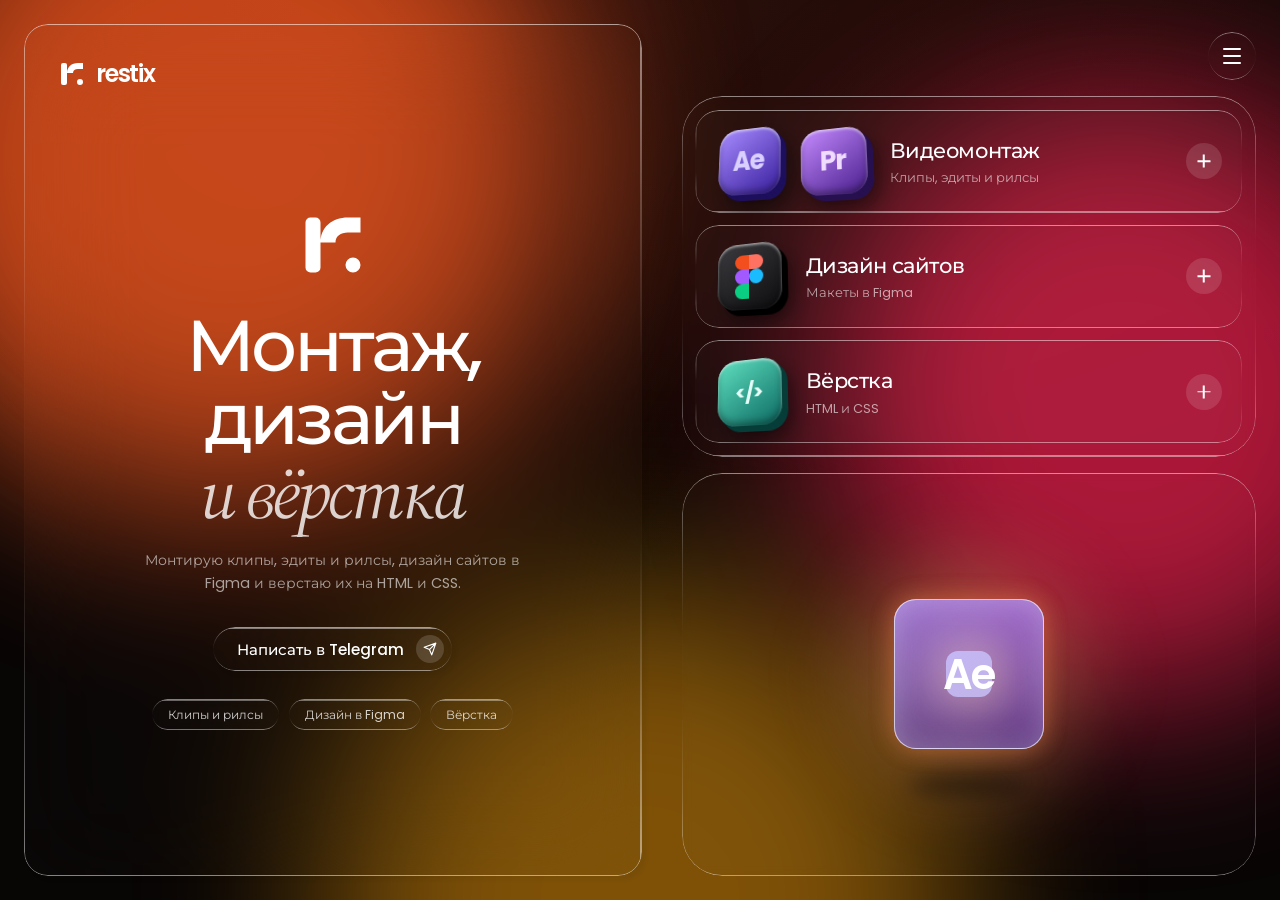
<file: index.html>
<!DOCTYPE html>
<html lang="ru">
  <head>
    <meta charset="UTF-8">
    <meta name="viewport" content="width=device-width, initial-scale=1">
    <title>restix — монтаж, дизайн, вёрстка</title>
    <link rel="icon" type="image/svg+xml" href="favicon.svg">

    <!-- Poppins не имеет кириллицы, поэтому рядом Montserrat: он автоматически подхватывает русские буквы -->
    <link rel="preconnect" href="https://fonts.googleapis.com">
    <link rel="preconnect" href="https://fonts.gstatic.com" crossorigin>
    <link
      href="https://fonts.googleapis.com/css2?family=Poppins:wght@400;500;600&family=Montserrat:wght@400;500;600&family=Source+Serif+4:ital,wght@1,400;1,500&display=swap"
      rel="stylesheet">
    <link rel="stylesheet" href="style.css">
  </head>
  <body>
    <!-- ===== БЛОК 0: СВОЙ ФОН (чистый CSS, без видео) ===== -->
    <div class="bg" aria-hidden="true">
      <i class="blob blob--1"></i>
      <i class="blob blob--2"></i>
      <i class="blob blob--3"></i>
      <i class="grain"></i>
    </div>

    <!-- Набор иконок (рисуются один раз, дальше вызываются через <use>) -->
    <svg width="0" height="0" style="position:absolute" aria-hidden="true">
      <symbol id="i-menu" viewBox="0 0 24 24">
        <path d="M4 6h16M4 12h16M4 18h16"/>
      </symbol>
      <symbol id="i-arrow" viewBox="0 0 24 24">
        <path d="M5 12h14M12 5l7 7-7 7"/>
      </symbol>
      <symbol id="i-send" viewBox="0 0 24 24">
        <path d="m22 2-7 20-4-9-9-4Z M22 2 11 13"/>
      </symbol>
      <symbol id="i-insta" viewBox="0 0 24 24">
        <rect x="2" y="2" width="20" height="20" rx="5"/>
        <path d="M16 11.37A4 4 0 1 1 12.63 8 4 4 0 0 1 16 11.37z M17.5 6.5h.01"/>
      </symbol>
      <symbol id="i-spark" viewBox="0 0 24 24">
        <path d="M9.9 15.5A2 2 0 0 0 8.5 14.1l-6.1-1.6a.5.5 0 0 1 0-1L8.5 9.9A2 2 0 0 0 9.9 8.5l1.6-6.1a.5.5 0 0 1 1 0l1.6 6.1a2 2 0 0 0 1.4 1.4l6.1 1.6a.5.5 0 0 1 0 1l-6.1 1.6a2 2 0 0 0-1.4 1.4l-1.6 6.1a.5.5 0 0 1-1 0z"/>
      </symbol>
      <symbol id="logo" viewBox="0 0 256 256">
        <path
          fill="currentColor"
          stroke="none"
          d="M40 56a16 16 0 0 1 16-16h16a16 16 0 0 1 16 16v144a16 16 0 0 1-16 16H56a16 16 0 0 1-16-16Z M88 120C88 72 124 40 176 40H216V88H176C152 88 136 100 136 120Z M168 192a24 24 0 1 0 48 0a24 24 0 1 0-48 0Z"/>
      </symbol>
    </svg>
    <div class="layout">

      <!-- ===== БЛОК 1: ЛЕВАЯ ПАНЕЛЬ ===== -->
      <main class="left">
        <div class="liquid-glass-strong left__glass"></div>
        <div class="left__content">

          <!-- Навигация -->
          <nav class="nav">
            <a class="brand" href="#top">
              <svg class="logo logo--sm">
                <use href="#logo"/>
              </svg>
              <span>restix</span>
            </a>
          </nav>

          <!-- Центр: заголовок, кнопка, плашки -->
          <section class="hero" id="top">
            <svg class="logo logo--lg">
              <use href="#logo"/>
            </svg>
            <h1>
              Монтаж, дизайн
              <br>
              <em>и вёрстка</em>
            </h1>
            <p class="hero__bio">
              Монтирую клипы, эдиты и рилсы, дизайн сайтов в Figma
            и верстаю их на HTML и CSS.
            </p>
            <a
              class="liquid-glass-strong cta hover"
              href="https://web.telegram.org/k/#-4465253284"
              target="_blank"
              rel="noopener">
              Написать в Telegram
              <span class="round">
                <svg class="ic">
                  <use href="#i-send"/>
                </svg>
              </span>
            </a>
            <div class="chips">
              <span class="liquid-glass chip">Клипы и рилсы</span>
              <span class="liquid-glass chip">Дизайн в Figma</span>
              <span class="liquid-glass chip">Вёрстка</span>
            </div>
          </section>

          <!-- Цитата внизу -->
        </div>
      </main>

      <!-- ===== БЛОК 2: ПРАВАЯ ПАНЕЛЬ ===== -->
      <aside class="right">

        <!-- Верхняя панель: соцсети + кнопка -->
        <div class="topbar">
          <details class="burger">
            <summary class="liquid-glass burger__btn" aria-label="Меню">
              <span></span>
              <span></span>
              <span></span>
            </summary>
            <nav class="liquid-glass-strong burger__menu">
              <a class="burger__item" href="contact.html">
                <svg class="ic">
                  <use href="#i-spark"/>
                </svg>
                Связаться
              </a>
              <a
                class="burger__item"
                href="https://web.telegram.org/k/#@rayyyyyyzzz"
                target="_blank"
                rel="noopener">
                <svg class="ic">
                  <use href="#i-send"/>
                </svg>
                Telegram
              </a>
              <a
                class="burger__item"
                href="#"
                data-soon>
                <svg class="ic">
                  <use href="#i-insta"/>
                </svg>
                Instagram
              </a>
            </nav>
          </details>
        </div>

        <!-- Блок навыков -->
        <section class="liquid-glass features" id="skills">

          <!-- Плашка 1: монтаж (Ae + Pr) -->
          <details class="liquid-glass skill">
            <summary>
              <span class="icons">
                <span class="icon3d icon3d--ae">Ae</span>
                <span class="icon3d icon3d--pr">Pr</span>
              </span>
              <span class="skill__text">
                <b>Видеомонтаж</b>
                <small>Клипы, эдиты и рилсы</small>
              </span>
              <span class="plus"></span>
            </summary>
            <div class="skill__more">
              <p>
                Монтирую в After Effects и Premiere Pro: Делаю ролики с ритмом, музыкой и эффектами, которые держат внимание.
              </p>
              <ul class="tags">
                <li>Клипы</li>
                <li>Эдиты</li>
                <li>Рилсы</li>
                <li>Моушн</li>
              </ul>
            </div>
          </details>

          <!-- Плашка 2: дизайн (Figma) -->
          <details class="liquid-glass skill">
            <summary>
              <span class="icons">
                <span class="icon3d icon3d--fg">
                  <span class="fig">
                    <i style="--c:#f24e1e;border-radius:9px 0 0 9px"></i>
                    <i style="--c:#ff7262;border-radius:0 9px 9px 0"></i>
                    <i style="--c:#a259ff;border-radius:9px 0 0 9px"></i>
                    <i style="--c:#1abcfe;border-radius:50%"></i>
                    <i style="--c:#0acf83;border-radius:9px 0 0 9px"></i>
                  </span>
                </span>
              </span>
              <span class="skill__text">
                <b>Дизайн сайтов</b>
                <small>Макеты в Figma</small>
              </span>
              <span class="plus"></span>
            </summary>
            <div class="skill__more">
              <p>
                Продумываю структуру и делаю аккуратные макеты — понятные посетителю и удобные для вёрстки.
              </p>
              <ul class="tags">
                <li>UI-дизайн</li>
                <li>Прототипы</li>
                <li>Адаптив</li>
              </ul>
            </div>
          </details>

          <!-- Плашка 3: вёрстка -->
          <details class="liquid-glass skill">
            <summary>
              <span class="icons">
                <span class="icon3d icon3d--code">&lt;/&gt;</span>
              </span>
              <span class="skill__text">
                <b>Вёрстка</b>
                <small>HTML и CSS</small>
              </span>
              <span class="plus"></span>
            </summary>
            <div class="skill__more">
              <p>Превращаю макет в живой сайт: чистый код и плавные анимации.</p>
              <ul class="tags">
                <li>HTML</li>
                <li>CSS</li>
              </ul>
            </div>
          </details>
        </section>

        <!-- 3D-куб -->
        <div class="liquid-glass stage" aria-hidden="true">
          <div class="stage__glow"></div>
          <div class="cube-wrap">
            <div class="cube">
              <div class="core"></div>
              <div class="face f-front">
                <span>Ae</span>
              </div>
              <div class="face f-back">
                <span>Pr</span>
              </div>
              <div class="face f-right">
                <span>&lt;/&gt;</span>
              </div>
              <div class="face f-left">
                <svg class="logo">
                  <use href="#logo"/>
                </svg>
              </div>
              <div class="face f-top">
                <svg class="ic">
                  <use href="#i-spark"/>
                </svg>
              </div>
              <div class="face f-bottom">
                <span>Fg</span>
              </div>
            </div>
            <div class="cube-shadow"></div>
          </div>
        </div>
      </aside>
    </div>
    <!-- Всплывающее окно: Instagram ещё не добавлен -->
    <dialog class="modal" id="soon">
      <div class="modal__box liquid-glass-strong">
        <div class="modal__ico">
          <svg class="ic">
            <use href="#i-insta"/>
          </svg>
        </div>
        <h3>Instagram скоро появится</h3>
        <p>Я пока не добавил ссылку на свой Instagram. Пока что пишите мне в Telegram.</p>
        <button class="modal__btn liquid-glass hover" type="button" data-close>Понятно</button>
      </div>
    </dialog>

    <script>
      const soon = document.getElementById('soon');

      // Любая ссылка с data-soon открывает окно вместо перехода
      document.querySelectorAll('[data-soon]').forEach(function (link) {
        link.addEventListener('click', function (e) {
          e.preventDefault();
          soon.showModal();
        });
      });

      // Закрытие: кнопка или клик по тёмному фону
      soon.addEventListener('click', function (e) {
        if (e.target === soon || e.target.hasAttribute('data-close')) {
          soon.close();
        }
      });
    </script>
  </body>
</html>
</file>
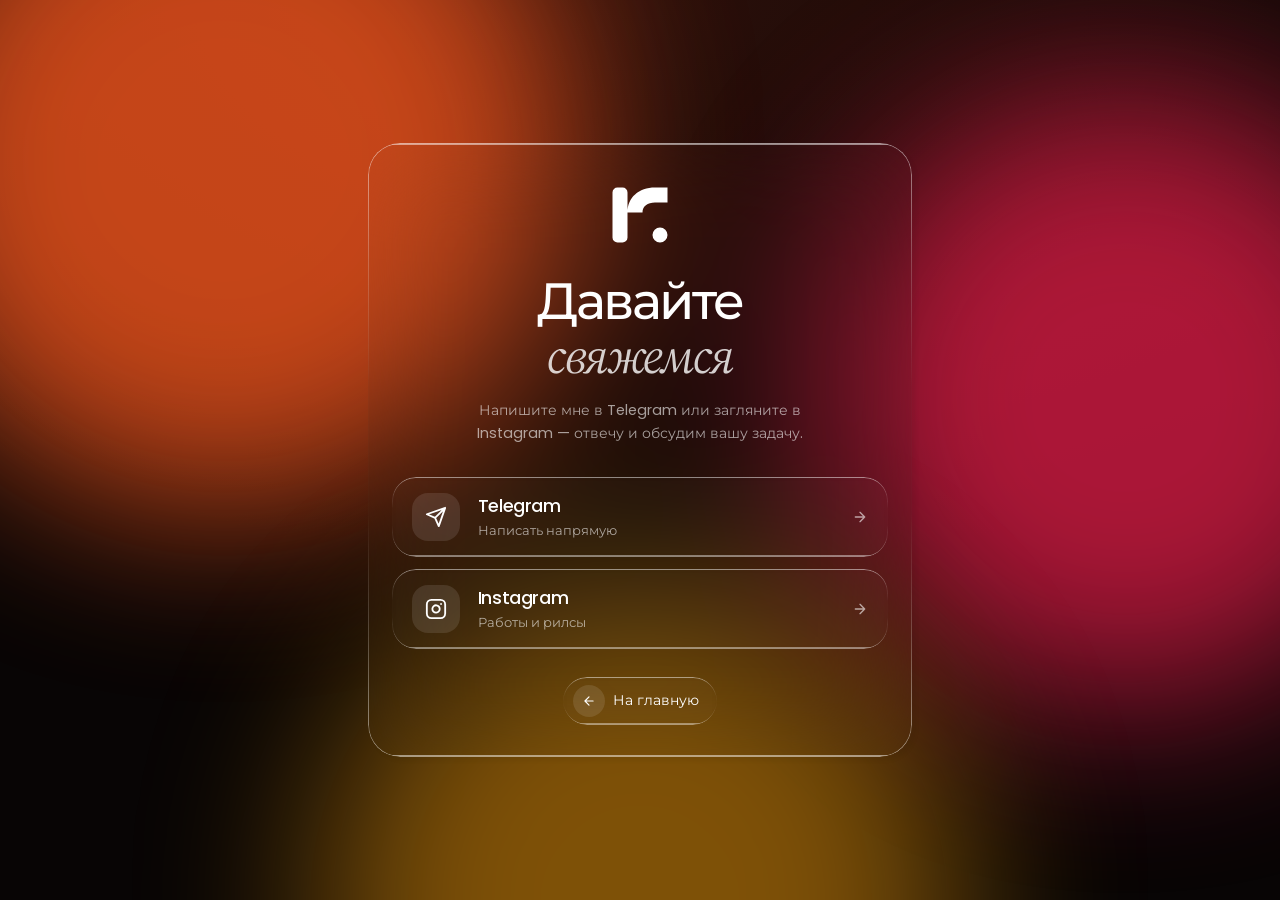
<file: contact.html>
<!DOCTYPE html>
<html lang="ru">
  <head>
    <meta charset="UTF-8">
    <meta name="viewport" content="width=device-width, initial-scale=1">
    <title>restix — связаться</title>
    <link rel="icon" type="image/svg+xml" href="favicon.svg">
    <link rel="preconnect" href="https://fonts.googleapis.com">
    <link rel="preconnect" href="https://fonts.gstatic.com" crossorigin>
    <link
      href="https://fonts.googleapis.com/css2?family=Poppins:wght@400;500;600&family=Montserrat:wght@400;500;600&family=Source+Serif+4:ital,wght@1,400;1,500&display=swap"
      rel="stylesheet">
    <link rel="stylesheet" href="style.css">
    <style>
      /* стили только для страницы контактов */
      .contact {
        position: relative;
        z-index: 10;
        min-height: 100vh;
        display: grid;
        place-items: center;
        padding: 1.5rem 1rem;
      }

      .contact__card {
        width: 100%;
        max-width: 34rem;
        border-radius: 2rem;
        padding: 2rem 1.5rem;
        display: flex;
        flex-direction: column;
        align-items: center;
        text-align: center;
      }

      .contact__card > * {
        position: relative;
        z-index: 1;
      }

      .contact__card h1 {
        margin-top: 1.25rem;
        font-size: clamp(2rem, 8vw, 3.2rem);
        letter-spacing: -.05em;
        line-height: 1.05;
      }

      .contact__card h1 em {
        color: rgba(255,255,255,.8);
      }

      .contact__bio {
        margin-top: 1rem;
        max-width: 24rem;
        font-size: .9rem;
        line-height: 1.6;
        color: rgba(255,255,255,.6);
      }

      .links {
        margin-top: 2rem;
        width: 100%;
        display: flex;
        flex-direction: column;
        gap: .75rem;
      }

      .link {
        display: flex;
        align-items: center;
        gap: 1.1rem;
        border-radius: 1.5rem;
        padding: 1rem 1.25rem;
        text-align: left;
      }

      .link:hover {
        background: rgba(255,255,255,.04);
      }

      .link__ico {
        flex: none;
        width: 48px;
        height: 48px;
        border-radius: 16px;
        display: grid;
        place-items: center;
        background: rgba(255,255,255,.1);
      }

      .link__ico .ic {
        width: 22px;
        height: 22px;
      }

      .link__text {
        flex: 1;
        display: flex;
        flex-direction: column;
        gap: .2rem;
      }

      .link__text b {
        font-size: 1.1rem;
        font-weight: 500;
        letter-spacing: -.02em;
      }

      .link__text small {
        font-size: .8rem;
        color: rgba(255,255,255,.6);
      }

      .back {
        margin-top: 1.75rem;
        font-size: .85rem;
        padding: .5rem 1.1rem .5rem .6rem;
      }

      .back .round {
        transform: rotate(180deg);
      }
    </style>
  </head>
  <body>
    <!-- Фон -->
    <div class="bg" aria-hidden="true">
      <i class="blob blob--1"></i>
      <i class="blob blob--2"></i>
      <i class="blob blob--3"></i>
      <i class="grain"></i>
    </div>

    <!-- Иконки -->
    <svg width="0" height="0" style="position:absolute" aria-hidden="true">
      <symbol id="i-arrow" viewBox="0 0 24 24">
        <path d="M5 12h14M12 5l7 7-7 7"/>
      </symbol>
      <symbol id="i-send" viewBox="0 0 24 24">
        <path d="m22 2-7 20-4-9-9-4Z M22 2 11 13"/>
      </symbol>
      <symbol id="i-insta" viewBox="0 0 24 24">
        <rect x="2" y="2" width="20" height="20" rx="5"/>
        <path d="M16 11.37A4 4 0 1 1 12.63 8 4 4 0 0 1 16 11.37z M17.5 6.5h.01"/>
      </symbol>
      <symbol id="logo" viewBox="0 0 256 256">
        <path
          fill="currentColor"
          stroke="none"
          d="M40 56a16 16 0 0 1 16-16h16a16 16 0 0 1 16 16v144a16 16 0 0 1-16 16H56a16 16 0 0 1-16-16Z M88 120C88 72 124 40 176 40H216V88H176C152 88 136 100 136 120Z M168 192a24 24 0 1 0 48 0a24 24 0 1 0-48 0Z"/>
      </symbol>
    </svg>
    <main class="contact">
      <section class="liquid-glass-strong contact__card">
        <svg class="logo logo--lg">
          <use href="#logo"/>
        </svg>
        <h1>
          Давайте
          <br>
          <em>свяжемся</em>
        </h1>
        <p class="contact__bio">
          Напишите мне в Telegram или загляните в Instagram — отвечу и обсудим вашу задачу.
        </p>
        <div class="links">
          <a
            class="liquid-glass link hover"
            href="https://t.me/rayyyyyyzzz"
            target="_blank"
            rel="noopener">
            <span class="link__ico">
              <svg class="ic">
                <use href="#i-send"/>
              </svg>
            </span>
            <span class="link__text">
              <b>Telegram</b>
              <small>Написать напрямую</small>
            </span>
            <svg class="ic ic--dim">
              <use href="#i-arrow"/>
            </svg>
          </a>
          <a
            class="liquid-glass link hover"
            href="#"
            data-soon>
            <span class="link__ico">
              <svg class="ic">
                <use href="#i-insta"/>
              </svg>
            </span>
            <span class="link__text">
              <b>Instagram</b>
              <small>Работы и рилсы</small>
            </span>
            <svg class="ic ic--dim">
              <use href="#i-arrow"/>
            </svg>
          </a>
        </div>
        <a class="liquid-glass pill back hover" href="index.html">
          <span class="round round--sm">
            <svg class="ic">
              <use href="#i-arrow"/>
            </svg>
          </span>
          На главную
        </a>
      </section>
    </main>
    <!-- Всплывающее окно: Instagram ещё не добавлен -->
    <dialog class="modal" id="soon">
      <div class="modal__box liquid-glass-strong">
        <div class="modal__ico">
          <svg class="ic">
            <use href="#i-insta"/>
          </svg>
        </div>
        <h3>Instagram скоро появится</h3>
        <p>Я пока не добавил ссылку на свой Instagram. Пока что пишите мне в Telegram.</p>
        <button class="modal__btn liquid-glass hover" type="button" data-close>Понятно</button>
      </div>
    </dialog>

    <script>
      const soon = document.getElementById('soon');

      // Любая ссылка с data-soon открывает окно вместо перехода
      document.querySelectorAll('[data-soon]').forEach(function (link) {
        link.addEventListener('click', function (e) {
          e.preventDefault();
          soon.showModal();
        });
      });

      // Закрытие: кнопка или клик по тёмному фону
      soon.addEventListener('click', function (e) {
        if (e.target === soon || e.target.hasAttribute('data-close')) {
          soon.close();
        }
      });
    </script>
  </body>
</html>
</file>
<file: style.css>
/* ===== 1. БАЗА (строгий серый: текст белый с разной прозрачностью) ===== */
:root {
  --radius: 1rem;
}

* {
  margin: 0;
  padding: 0;
  box-sizing: border-box;
}

html {
  scroll-behavior: smooth;
}

body {
  background: #080505;
  color: #fff;
  font-family: 'Poppins', 'Montserrat', sans-serif;
  -webkit-font-smoothing: antialiased;
  overflow-x: hidden;
}

a {
  color: inherit;
  text-decoration: none;
}

ul {
  list-style: none;
}

h1,
h3 {
  font-weight: 500;
}

em {
  font-family: 'Source Serif 4', serif;
  font-style: italic;
  font-weight: 400;
}

/* курсив только через serif */
.hover {
  transition: transform .25s;
}

.hover:hover {
  transform: scale(1.05);
}

.hover:active {
  transform: scale(.95);
}

/* ===== 2. СВОЙ ФОН: медленно плывущее тёплый закат ===== */
.bg {
  position: fixed;
  inset: 0;
  z-index: 0;
  overflow: hidden;
  background: radial-gradient(120% 90% at 50% 0%, #2a0f0a 0%, #080505 70%);
}

.blob {
  position: absolute;
  border-radius: 50%;
  filter: blur(90px);
  opacity: .75;
  will-change: transform;
}

.blob--1 {
  width: 55vw;
  height: 55vw;
  left: -10vw;
  top: -15vw;
  background: #ff5a1f;
  animation: drift1 22s ease-in-out infinite alternate;
}

.blob--2 {
  width: 48vw;
  height: 48vw;
  right: -12vw;
  top: 10vh;
  background: #e11d48;
  animation: drift2 28s ease-in-out infinite alternate;
}

.blob--3 {
  width: 50vw;
  height: 50vw;
  left: 25vw;
  bottom: -25vw;
  background: #f59e0b;
  opacity: .5;
  animation: drift3 34s ease-in-out infinite alternate;
}

.grain {
  /* лёгкое зерно поверх */
  position: absolute;
  inset: 0;
  opacity: .18;
  mix-blend-mode: overlay;
  background-image: url("data:image/svg+xml,%3Csvg xmlns='http://www.w3.org/2000/svg' width='200' height='200'%3E%3Cfilter id='n'%3E%3CfeTurbulence type='fractalNoise' baseFrequency='.85' numOctaves='2' stitchTiles='stitch'/%3E%3C/filter%3E%3Crect width='100%25' height='100%25' filter='url(%23n)/%3E%3C/svg%3E"); } @keyframes drift1 { to { transform: translate(18vw, 14vh) scale(1.15); } } @keyframes drift2 { to { transform: translate(-16vw, 22vh) scale(.9); } } @keyframes drift3 { to { transform: translate(-20vw, -12vh) scale(1.2); } } /* ===== 3. LIQUID GLASS: два уровня ===== */ .liquid-glass, .liquid-glass-strong { position: relative; overflow: hidden; border: none; background: rgba(255,255,255,.01); background-blend-mode: luminosity; } .liquid-glass { backdrop-filter: blur(4px); -webkit-backdrop-filter: blur(4px); box-shadow: inset 0 1px 1px rgba(255,255,255,.1); } .liquid-glass-strong { backdrop-filter: blur(50px); -webkit-backdrop-filter: blur(50px); box-shadow: 4px 4px 4px rgba(0,0,0,.05), inset 0 1px 1px rgba(255,255,255,.15); } .liquid-glass::before, .liquid-glass-strong::before { content: ""; position: absolute; inset: 0; border-radius: inherit; padding: 1.4px; -webkit-mask: linear-gradient(#fff 0 0) content-box, linear-gradient(#fff 0 0); -webkit-mask-composite: xor; mask-composite: exclude; pointer-events: none; background: linear-gradient(180deg, rgba(255,255,255,.45) 0%, rgba(255,255,255,.15) 20%, transparent 40%, transparent 60%, rgba(255,255,255,.15) 80%, rgba(255,255,255,.45) 100%); } .liquid-glass-strong::before { background: linear-gradient(180deg, rgba(255,255,255,.5) 0%, rgba(255,255,255,.2) 20%, transparent 40%, transparent 60%, rgba(255,255,255,.2) 80%, rgba(255,255,255,.5) 100%); } /* ===== 4. ИКОНКИ И МЕЛКИЕ ЭЛЕМЕНТЫ ===== */ .ic { width: 16px; height: 16px; fill: none; stroke: currentColor; stroke-width: 2; stroke-linecap: round; stroke-linejoin: round; flex: none; } .ic--dim { color: rgba(255,255,255,.6); } .logo { fill: #fff; color: #fff; display: block; } .logo--sm { width: 32px; height: 32px; } .logo--lg { width: 80px; height: 80px; } .pill { display: inline-flex; align-items: center; gap: .5rem; border-radius: 999px; padding: .55rem 1rem; font-size: .85rem; } .round { display: inline-flex; align-items: center; justify-content: center; width: 28px; height: 28px; border-radius: 50%; background: rgba(255,255,255,.15); } .round--sm { width: 32px; height: 32px; background: rgba(255,255,255,.1); } .round .ic { width: 14px; height: 14px; } /* ===== 5. КАРКАС: две панели ===== */ .layout { position: relative; z-index: 10; min-height: 100vh; display: flex; flex-direction: column; } .left { position: relative; width: 100%; min-height: 100vh; } .right { width: 100%; padding: 1.5rem 1rem 3rem; display: flex; flex-direction: column; gap: 1rem; } @media (min-width: 1024px) { .layout { flex-direction: row; } .left { width: 52%; } .right { width: 48%; padding: 2rem 1.5rem 1.5rem 1rem; } } /* ===== 6. ЛЕВАЯ ПАНЕЛЬ ===== */ .left__glass { position: absolute; inset: 1rem; border-radius: 1.5rem; } @media (min-width: 1024px) { .left__glass { inset: 1.5rem; } } .left__content { position: relative; z-index: 1; min-height: 100vh; display: flex; flex-direction: column; padding: 2.5rem 2rem 2.5rem; } @media (min-width: 1024px) { .left__content { padding: 3.5rem 3.5rem 3.5rem; } } .nav { display: flex; align-items: center; justify-content: space-between; } .brand { display: flex; align-items: center; gap: .5rem; font-size: 1.5rem; font-weight: 600; letter-spacing: -.05em; } .hero { flex: 1; display: flex; flex-direction: column; align-items: center; justify-content: center; text-align: center; padding: 2.5rem 0; } .hero h1 { margin-top: 1.5rem; font-size: clamp(2.5rem, 9vw, 4.5rem); letter-spacing: -.05em; line-height: 1.02; } .hero h1 em { color: rgba(255,255,255,.8); } .hero__bio { margin-top: 1.25rem; max-width: 26rem; font-size: .9rem; line-height: 1.6; color: rgba(255,255,255,.6); } .cta { margin-top: 2rem; display: inline-flex; align-items: center; gap: .75rem; border-radius: 999px; padding: .5rem .5rem .5rem 1.5rem; font-size: .95rem; font-weight: 500; } .chips { margin-top: 1.75rem; display: flex; flex-wrap: wrap; justify-content: center; gap: .6rem; } .chip { border-radius: 999px; padding: .4rem 1rem; font-size: .75rem; color: rgba(255,255,255,.8); } .quote { text-align: center; } .quote__label { font-size: .75rem; letter-spacing: .15em; text-transform: uppercase; color: rgba(255,255,255,.5); } .quote__text { margin-top: .75rem; font-size: 1.35rem; letter-spacing: -.02em; line-height: 1.3; } .quote__text em { color: rgba(255,255,255,.8); } .quote__author { margin-top: 1rem; display: flex; align-items: center; justify-content: center; gap: .9rem; font-size: .75rem; letter-spacing: .15em; color: rgba(255,255,255,.6); } .quote__author span { width: 40px; height: 1px; background: rgba(255,255,255,.3); } /* ===== 7. ПРАВАЯ ПАНЕЛЬ ===== */ .topbar { display: flex; align-items: center; justify-content: space-between; gap: 1rem; } .socials { display: flex; align-items: center; gap: 1rem; border-radius: 999px; padding: .75rem 1.25rem; } .socials a { display: flex; color: #fff; transition: color .2s, transform .25s; } .socials a:hover { color: rgba(255,255,255,.8); } .socials .ic { width: 18px; height: 18px; } .community { width: 14rem; border-radius: 1.5rem; padding: 1.1rem 1.2rem; } .community h3 { font-size: .95rem; } .community p { margin-top: .35rem; font-size: .75rem; line-height: 1.5; color: rgba(255,255,255,.6); } .features { border-radius: 2.5rem; padding: .85rem; display: flex; flex-direction: column; gap: .75rem; } /* ===== 8. ПЛАШКИ НАВЫКОВ (details — открываются без JS) ===== */ .skill { border-radius: 1.5rem; transition: background .3s; } .skill:hover { background: rgba(255,255,255,.04); } .skill summary { position: relative; z-index: 1; list-style: none; cursor: pointer; display: flex; align-items: center; gap: 1.4rem; padding: 1.1rem 1.25rem; } .skill summary::-webkit-details-marker { display: none; } .skill summary:focus-visible { outline: 2px solid #fff; outline-offset: -4px; border-radius: 1.5rem; } .skill__text { flex: 1; display: flex; flex-direction: column; gap: .2rem; } .skill__text b { font-size: 1.3rem; font-weight: 500; letter-spacing: -.02em; } .skill__text small { font-size: .8rem; color: rgba(255,255,255,.6); } .plus { position: relative; flex: none; width: 36px; height: 36px; border-radius: 50%; background: rgba(255,255,255,.12); transition: transform .4s; } .plus::before, .plus::after { content: ""; position: absolute; left: 50%; top: 50%; width: 13px; height: 1.5px; background: #fff; transform: translate(-50%, -50%); } .plus::after { transform: translate(-50%, -50%) rotate(90deg); } .skill[open] .plus { transform: rotate(45deg); } .skill__more { position: relative; z-index: 1; padding: 0 1.25rem 1.4rem; animation: open .45s cubic-bezier(.22,1,.36,1); } .skill__more p { font-size: .85rem; line-height: 1.6; color: rgba(255,255,255,.8); } .tags { margin-top: .9rem; display: flex; flex-wrap: wrap; gap: .4rem; } .tags li { padding: .3rem .8rem; border-radius: 999px; font-size: .72rem; color: rgba(255,255,255,.8); background: rgba(255,255,255,.08); } @keyframes open { from { opacity: 0; transform: translateY(-8px); } to { opacity: 1; transform: none; } } /* ===== 9. 3D-ИКОНКИ ===== */ .icons { display: flex; gap: 1rem; perspective: 400px; flex: none; } .icon3d { position: relative; flex: none; width: 68px; height: 68px; display: grid; place-items: center; border-radius: 20px; font-weight: 700; font-size: 1.7rem; letter-spacing: -.03em; color: var(--ink); background: linear-gradient(145deg, var(--c1), var(--c2)); box-shadow: inset 0 2px 3px rgba(255,255,255,.55), inset 0 -4px 7px rgba(0,0,0,.35), 1px 1px 0 var(--edge), 2px 2px 0 var(--edge), 3px 3px 0 var(--edge), 4px 4px 0 var(--edge), 5px 5px 0 var(--edge), 6px 6px 0 var(--edge), 10px 14px 22px rgba(0,0,0,.55); transform: rotateX(14deg) rotateY(-20deg); transition: transform .5s cubic-bezier(.22,1,.36,1); } .icon3d::after { content: ";
  position: absolute;
  inset: 3px 3px 55% 3px;
  border-radius: 17px 17px 40px 40px;
  background: linear-gradient(rgba(255,255,255,.38), rgba(255,255,255,0));
}

.skill:hover .icon3d,
.skill[open] .icon3d {
  transform: rotateX(0) rotateY(0) translateY(-3px);
}

.icon3d--ae {
  --c1: #a78bff;
  --c2: #3a1f9e;
  --edge: #1d0f5c;
  --ink: #d9d0ff;
}

.icon3d--pr {
  --c1: #c58bff;
  --c2: #4a1f8e;
  --edge: #27104f;
  --ink: #f0dcff;
}

.icon3d--fg {
  --c1: #3b3b3f;
  --c2: #0e0e10;
  --edge: #000;
  --ink: #fff;
}

.icon3d--code {
  --c1: #5fe0c0;
  --c2: #0d6b63;
  --edge: #063d39;
  --ink: #e6fff8;
  font-size: 1.3rem;
}

.fig {
  position: relative;
  z-index: 1;
  display: grid;
  grid-template-columns: repeat(2, 15px);
  grid-auto-rows: 15px;
}

.fig i {
  display: block;
  background: var(--c);
}

/* ===== 10. МОБИЛЬНАЯ ВЕРСИЯ ===== */
@media (max-width: 640px) {
  .topbar {
    flex-wrap: wrap;
  }
  .community {
    width: 100%;
  }
  .skill summary {
    gap: .9rem;
    padding: 1rem;
  }
  .icon3d {
    width: 56px;
    height: 56px;
    font-size: 1.4rem;
    border-radius: 16px;
  }
  .icon3d--code {
    font-size: 1.1rem;
  }
  .fig {
    grid-template-columns: repeat(2, 12px);
    grid-auto-rows: 12px;
  }
  .skill__text b {
    font-size: 1.1rem;
  }
}

/* ===== 11. «МЕНЬШЕ ДВИЖЕНИЯ» ===== */
@media (prefers-reduced-motion: reduce) {
  * {
    animation: none !important;
    transition: none !important;
  }
}

/* ===== 12. БУРГЕР-МЕНЮ ===== */
.topbar {
  justify-content: flex-end;
  position: relative;
  z-index: 20;
}

.burger {
  position: relative;
}

.burger summary {
  list-style: none;
  cursor: pointer;
}

.burger summary::-webkit-details-marker {
  display: none;
}

.burger__btn {
  width: 48px;
  height: 48px;
  border-radius: 50%;
  display: flex;
  flex-direction: column;
  align-items: center;
  justify-content: center;
  gap: 5px;
  transition: transform .25s;
}

.burger__btn:hover {
  transform: scale(1.05);
}

.burger__btn:focus-visible {
  outline: 2px solid #fff;
  outline-offset: 2px;
}

.burger__btn span {
  display: block;
  width: 18px;
  height: 2px;
  border-radius: 2px;
  background: #fff;
  transition: transform .35s, opacity .25s;
}

.burger[open] .burger__btn span:nth-child(1) {
  transform: translateY(7px) rotate(45deg);
}

.burger[open] .burger__btn span:nth-child(2) {
  opacity: 0;
}

.burger[open] .burger__btn span:nth-child(3) {
  transform: translateY(-7px) rotate(-45deg);
}

.burger__menu {
  position: absolute;
  right: 0;
  top: calc(100% + .6rem);
  min-width: 13rem;
  border-radius: 1.5rem;
  padding: .5rem;
  display: flex;
  flex-direction: column;
  gap: .25rem;
  animation: open .35s cubic-bezier(.22,1,.36,1);
}

.burger__item {
  position: relative;
  z-index: 1;
  display: flex;
  align-items: center;
  gap: .8rem;
  padding: .8rem 1rem;
  border-radius: 1rem;
  font-size: .95rem;
  transition: background .2s;
}

.burger__item:hover {
  background: rgba(255,255,255,.08);
}

.burger__item .ic {
  width: 18px;
  height: 18px;
}

/* ===== 13. ПЛАШКИ НАВЫКОВ ВЫШЕ ===== */
.features {
  margin-top: 0;
}

/* ===== 14. 3D-КУБ ===== */
.stage {
  flex: 1;
  min-height: 18rem;
  border-radius: 2.5rem;
  display: grid;
  place-items: center;
  perspective: 900px;
}

.stage__glow {
  position: absolute;
  width: 60%;
  aspect-ratio: 1;
  border-radius: 50%;
  background: radial-gradient(circle, rgba(255,190,110,.45), transparent 65%);
  filter: blur(30px);
  animation: pulse 6s ease-in-out infinite alternate;
}

@keyframes pulse {
  to {
    transform: scale(1.25);
    opacity: .6;
  }
}

.cube-wrap {
  position: relative;
  z-index: 1;
  width: 150px;
  height: 150px;
  animation: float 5s ease-in-out infinite;
}

@keyframes float {
  50% {
    transform: translateY(-14px);
  }
}

.cube {
  position: absolute;
  inset: 0;
  transform-style: preserve-3d;
  animation: spin 16s linear infinite;
}

@keyframes spin {
  from {
    transform: rotateX(-24deg) rotateY(0deg);
  }
  to {
    transform: rotateX(-24deg) rotateY(360deg);
  }
}

.face {
  position: absolute;
  inset: 0;
  display: grid;
  place-items: center;
  border-radius: 22px;
  font-size: 2.6rem;
  font-weight: 600;
  letter-spacing: -.04em;
  color: #fff;
  background: linear-gradient(145deg, rgba(255,255,255,.28), rgba(255,255,255,.06));
  border: 1.5px solid rgba(255,255,255,.55);
  box-shadow: inset 0 0 30px rgba(255,255,255,.18), 0 0 24px rgba(255,140,80,.25);
  backface-visibility: visible;
}

.face .logo {
  width: 64px;
  height: 64px;
}

.face .ic {
  width: 56px;
  height: 56px;
  stroke-width: 1.6;
}

.f-front {
  transform: translateZ(75px);
  background-image: linear-gradient(145deg, rgba(167,139,255,.6), rgba(58,31,158,.35));
}

.f-back {
  transform: rotateY(180deg) translateZ(75px);
  background-image: linear-gradient(145deg, rgba(197,139,255,.6), rgba(74,31,142,.35));
}

.f-right {
  transform: rotateY(90deg) translateZ(75px);
  background-image: linear-gradient(145deg, rgba(95,224,192,.6), rgba(13,107,99,.35));
  font-size: 2rem;
}

.f-left {
  transform: rotateY(-90deg) translateZ(75px);
  background-image: linear-gradient(145deg, rgba(255,122,69,.6), rgba(225,29,72,.35));
}

.f-top {
  transform: rotateX(90deg) translateZ(75px);
  background-image: linear-gradient(145deg, rgba(245,158,11,.6), rgba(255,122,69,.3));
}

.f-bottom {
  transform: rotateX(-90deg) translateZ(75px);
  background-image: linear-gradient(145deg, rgba(80,80,90,.7), rgba(10,10,12,.5));
}

.core {
  position: absolute;
  left: 50%;
  top: 50%;
  width: 46px;
  height: 46px;
  margin: -23px 0 0 -23px;
  border-radius: 12px;
  background: #fff;
  box-shadow: 0 0 40px 12px rgba(255,200,140,.8);
  transform: translateZ(0);
  animation: corepulse 3s ease-in-out infinite alternate;
}

@keyframes corepulse {
  to {
    box-shadow: 0 0 60px 20px rgba(255,160,100,.9);
  }
}

.cube-shadow {
  position: absolute;
  left: 50%;
  bottom: -46px;
  width: 120px;
  height: 20px;
  margin-left: -60px;
  border-radius: 50%;
  background: rgba(0,0,0,.45);
  filter: blur(10px);
  animation: shadow 5s ease-in-out infinite;
}

@keyframes shadow {
  50% {
    transform: scale(.8);
    opacity: .6;
  }
}

@media (max-width: 640px) {
  .stage {
    min-height: 16rem;
  }
}

/* ===== 15. ВСПЛЫВАЮЩЕЕ ОКНО ===== */
.modal {
  position: fixed;
  inset: 0;
  margin: auto;
  width: min(90vw, 24rem);
  border: none;
  background: transparent;
  color: #fff;
  overflow: visible;
}

.modal::backdrop {
  background: rgba(5, 3, 3, .6);
  backdrop-filter: blur(6px);
  -webkit-backdrop-filter: blur(6px);
}

.modal[open] {
  animation: open .35s cubic-bezier(.22, 1, .36, 1);
}

.modal__box {
  border-radius: 2rem;
  padding: 2rem 1.5rem 1.5rem;
  display: flex;
  flex-direction: column;
  align-items: center;
  text-align: center;
  gap: .75rem;
}

.modal__box > * {
  position: relative;
  z-index: 1;
}

.modal__ico {
  width: 56px;
  height: 56px;
  border-radius: 18px;
  display: grid;
  place-items: center;
  background: rgba(255, 255, 255, .12);
}

.modal__ico .ic {
  width: 26px;
  height: 26px;
}

.modal__box h3 {
  font-size: 1.25rem;
  letter-spacing: -.02em;
}

.modal__box p {
  font-size: .85rem;
  line-height: 1.6;
  color: rgba(255, 255, 255, .7);
}

.modal__btn {
  margin-top: .75rem;
  padding: .7rem 2rem;
  border-radius: 999px;
  font: inherit;
  font-size: .9rem;
  color: #fff;
  cursor: pointer;
}
</file>
